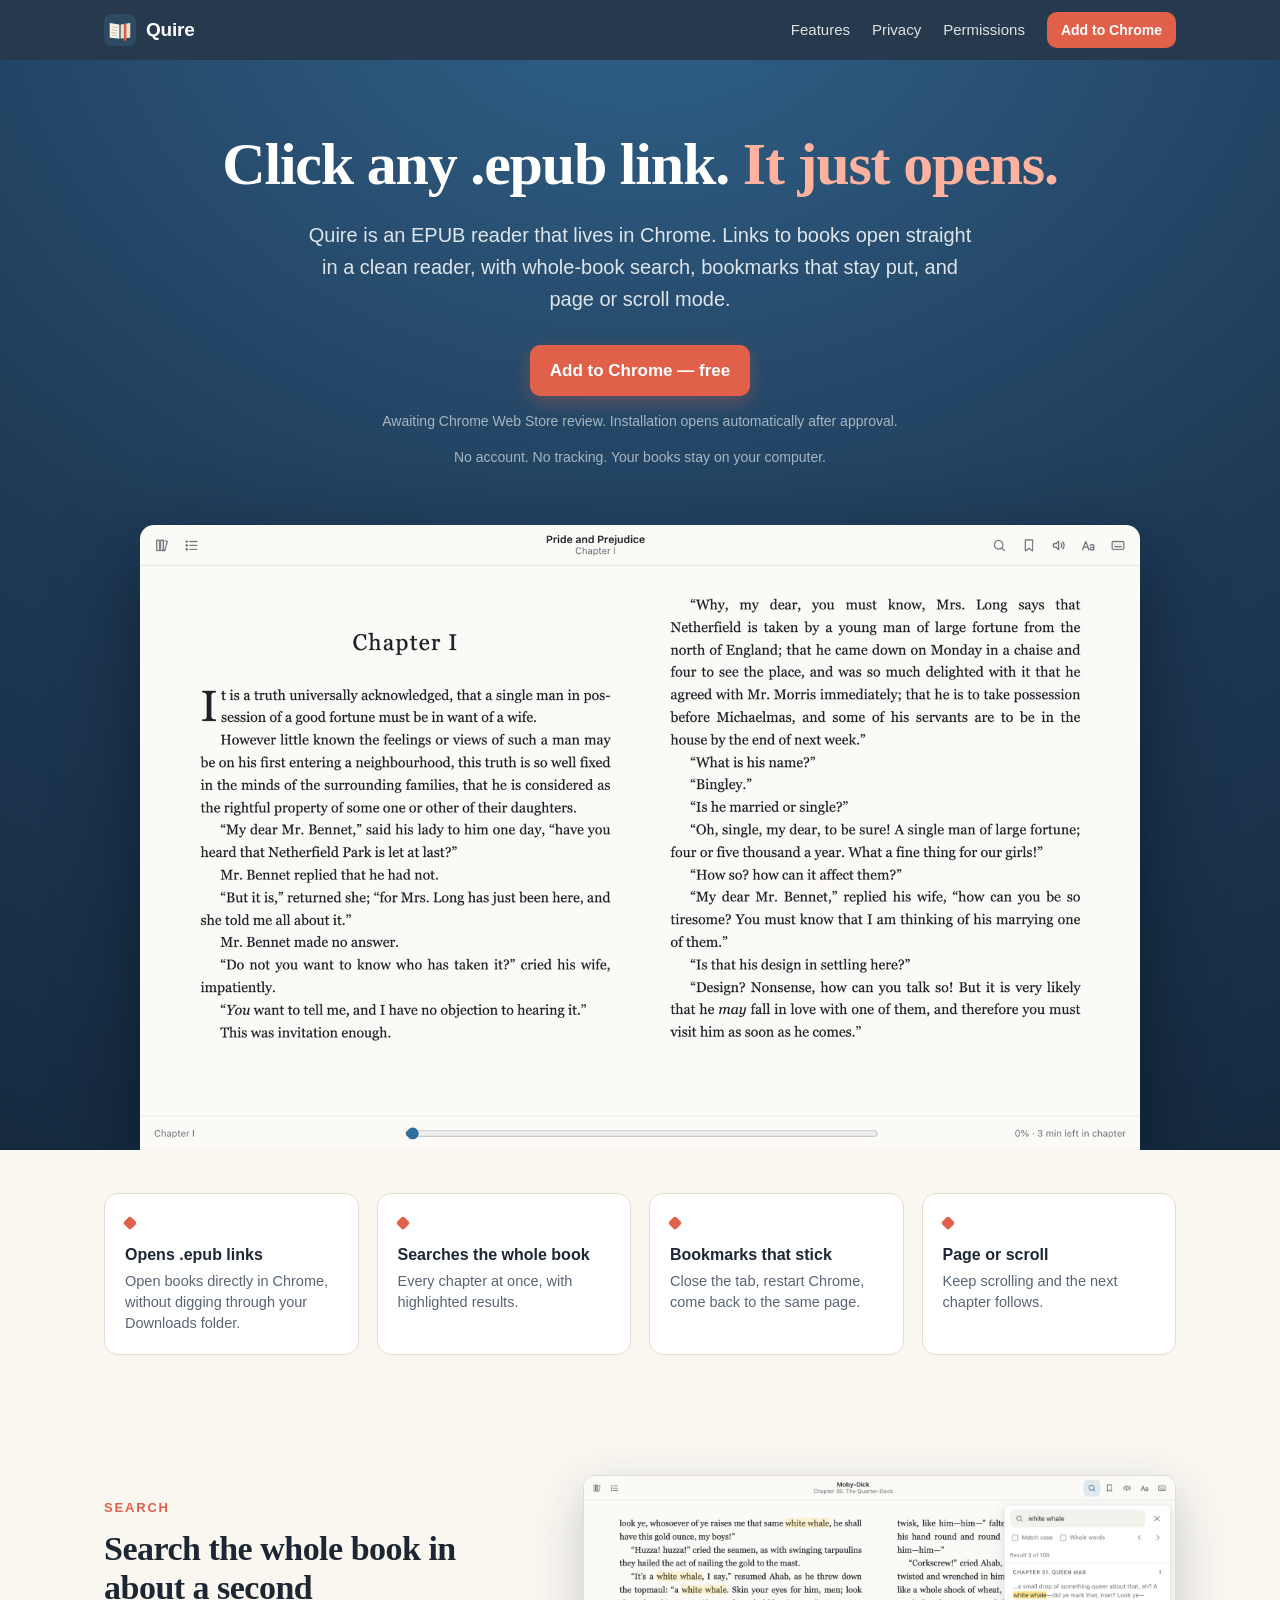
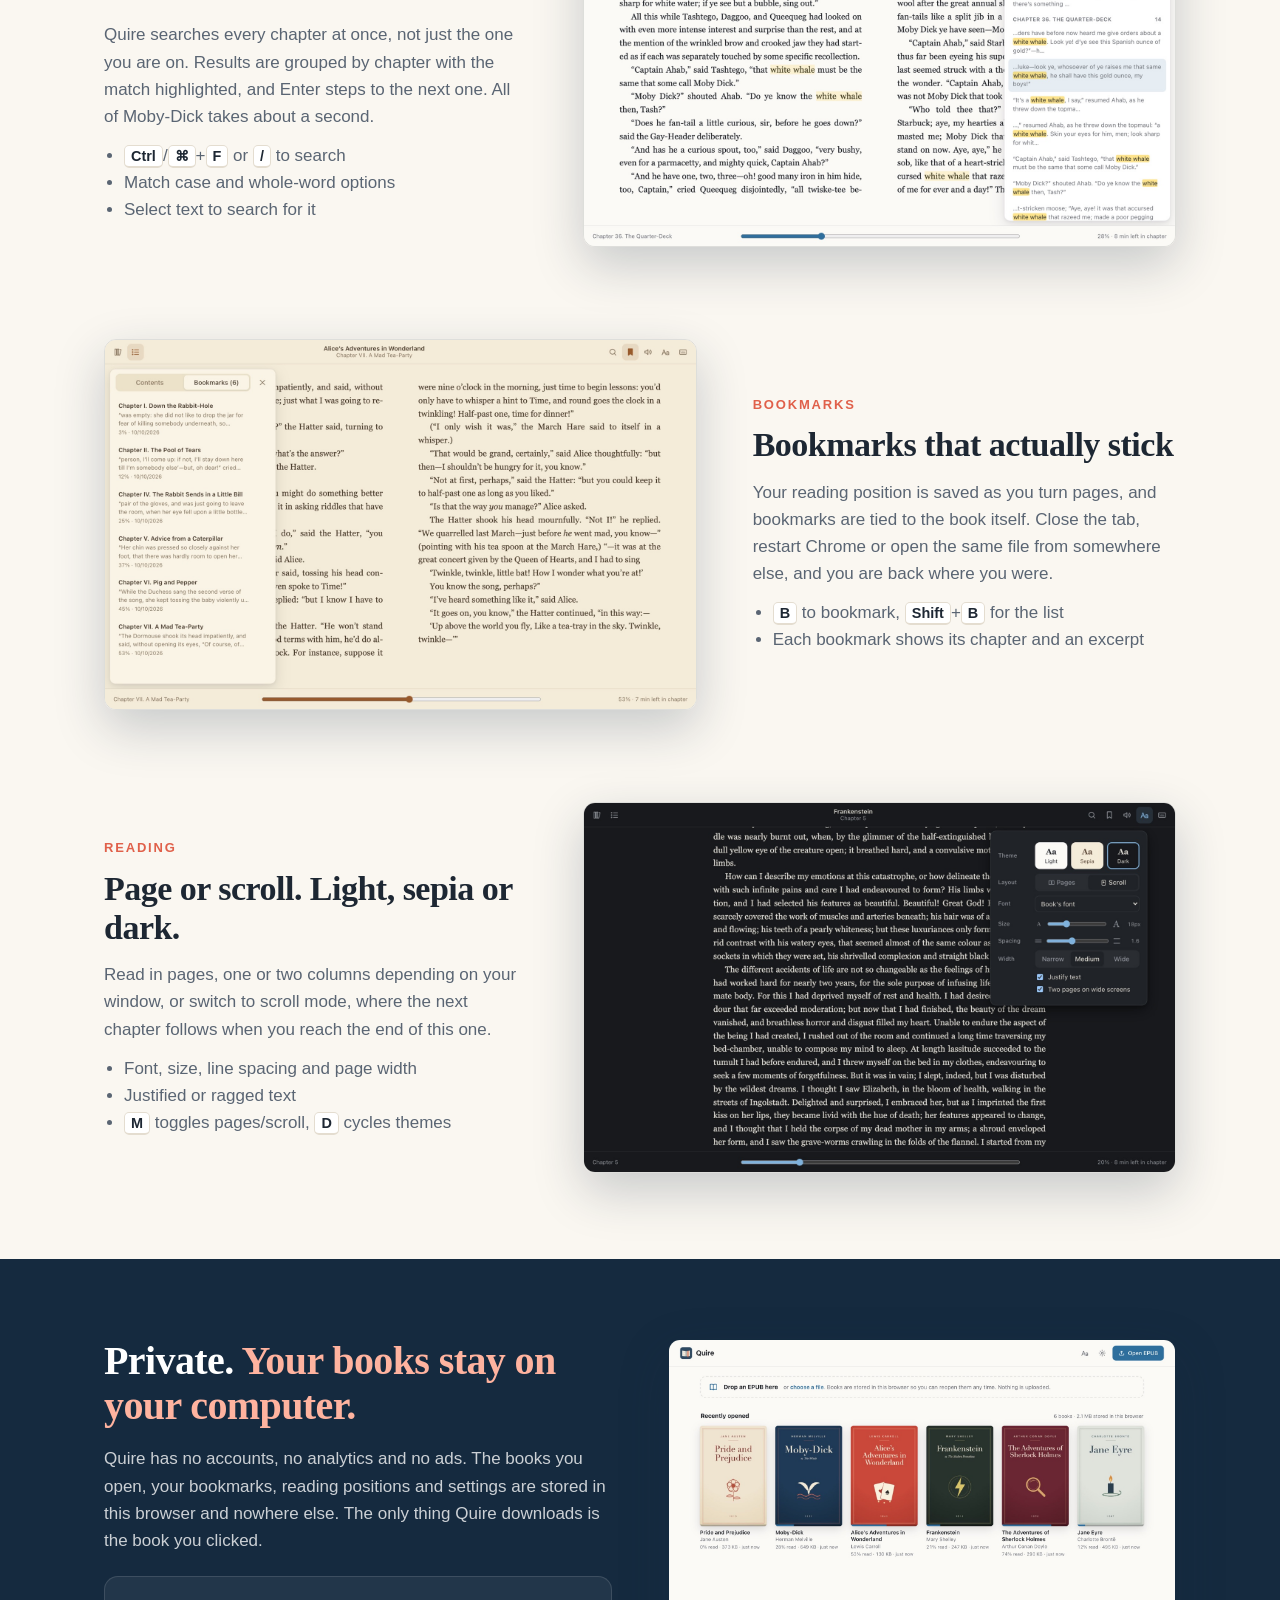
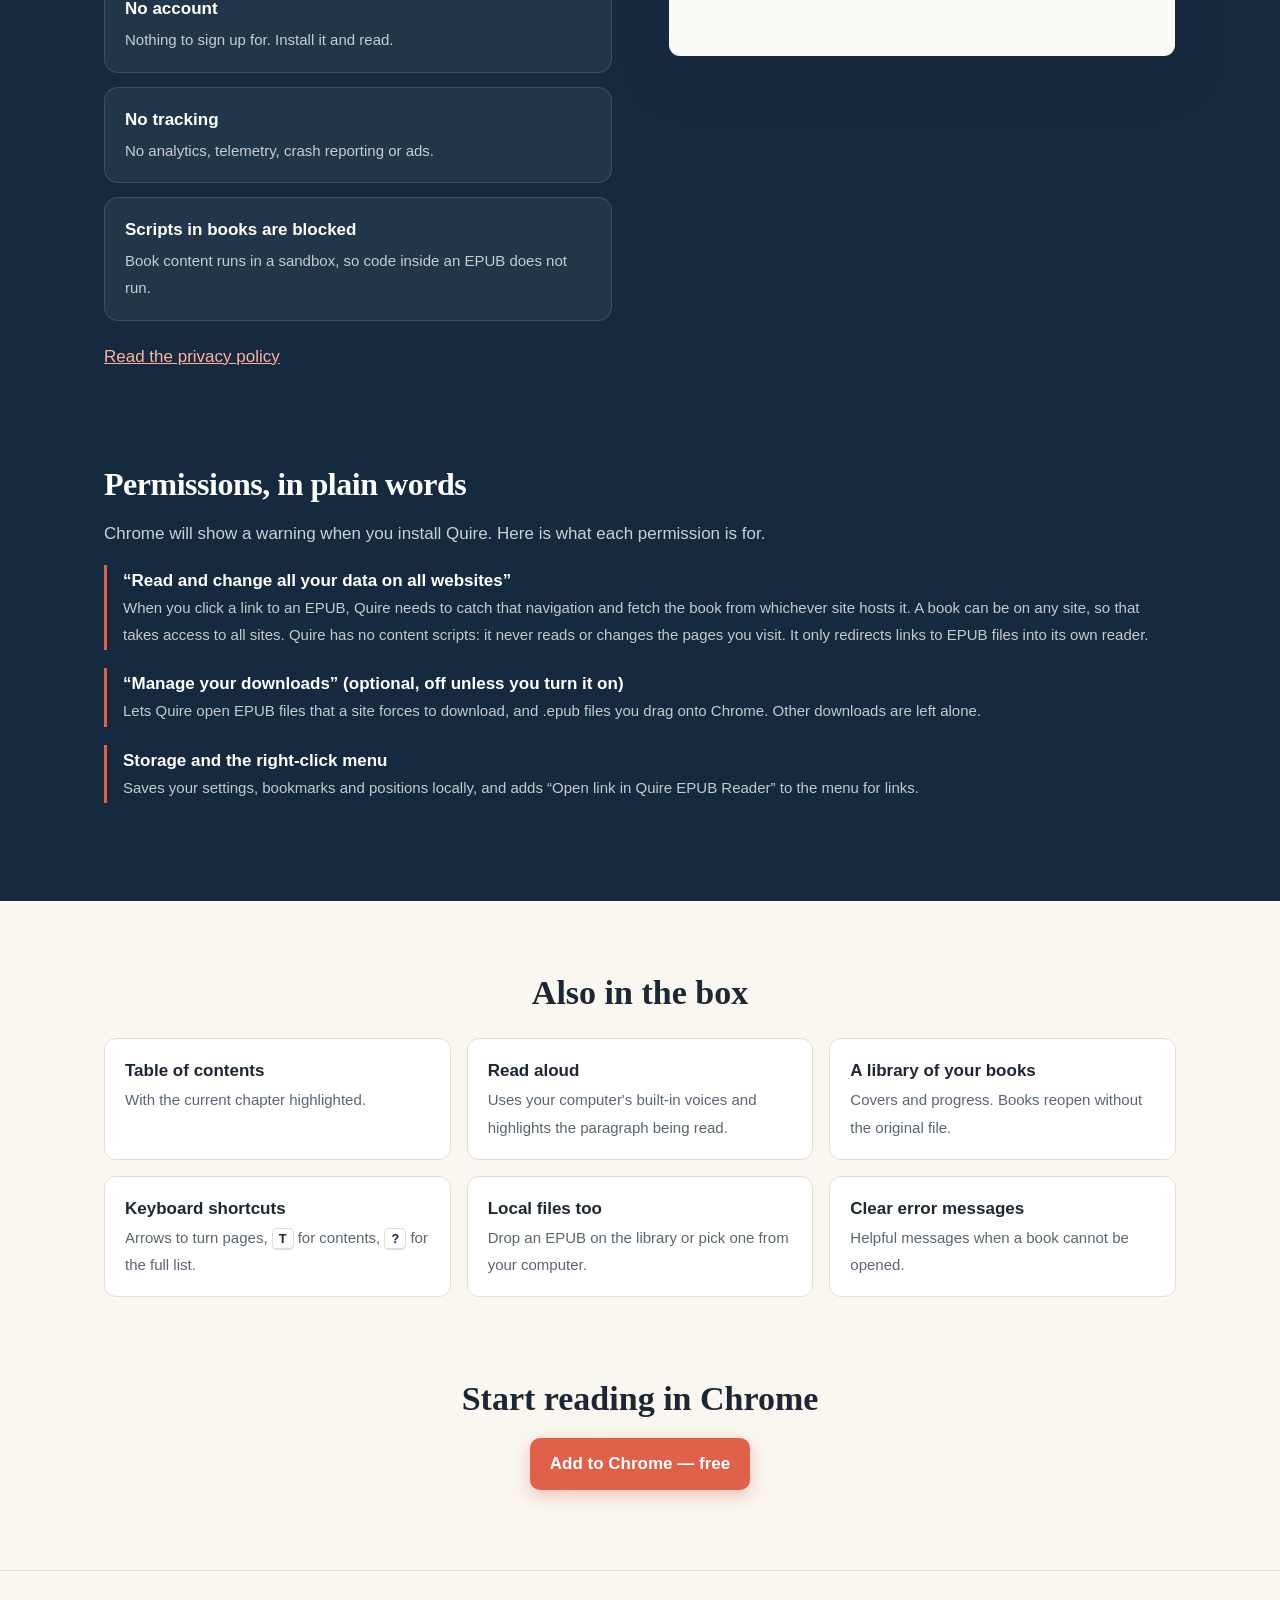
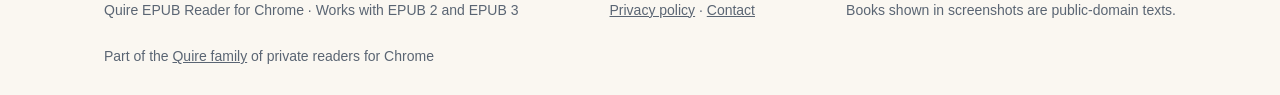
<file: index.html>
<!doctype html>
<!-- Quire landing page. Static, no trackers, no external fonts or CDNs.
     Images in img/ are produced by store/build.mjs (store/site.mjs) from the same captures as the store screenshots.
     Store links use the stable Chrome Web Store item ID. -->
<html lang="en">
<head>
<meta charset="utf-8">
<meta name="viewport" content="width=device-width,initial-scale=1">
<title>Quire – EPUB Reader for Chrome</title>
<meta name="description" content="Open .epub links straight in Chrome. Search the whole book, bookmarks that stick, page or scroll mode, light, sepia and dark themes. Private: no tracking.">
<meta property="og:title" content="Quire – EPUB Reader for Chrome">
<meta property="og:description" content="Click an .epub link and start reading. Whole-book search, bookmarks that stick, page or scroll. No tracking.">
<meta property="og:image" content="https://dzoba.github.io/quire-epub-reader/img/marquee-1400x560.png">
<meta property="og:type" content="website">
<meta name="twitter:card" content="summary_large_image">
<link rel="icon" href="img/icon32.png">
<link rel="stylesheet" href="style.css">
</head>
<body>

<header class="top"><div class="wrap">
  <a class="brand" href="#"><img src="img/icon128.png" alt="" width="32" height="32">Quire</a>
  <nav><a href="#features">Features</a><a href="#privacy">Privacy</a><a href="#permissions">Permissions</a>
    <a class="btn small" href="https://chromewebstore.google.com/detail/quire-epub-reader/hmmmkjpnabogmjppmiijimllmkpghkkf">Add to Chrome</a></nav>
</div></header>

<section class="hero">
  <div class="wrap">
    <h1>Click any .epub link. <em>It just opens.</em></h1>
    <p class="lede">Quire is an EPUB reader that lives in Chrome. Links to books open straight in a clean reader,
      with whole-book search, bookmarks that stay put, and page or scroll mode.</p>
    <a class="btn" href="https://chromewebstore.google.com/detail/quire-epub-reader/hmmmkjpnabogmjppmiijimllmkpghkkf">Add to Chrome — free</a>
    <div class="note">Awaiting Chrome Web Store review. Installation opens automatically after approval.</div>
    <div class="note">No account. No tracking. Your books stay on your computer.</div>
  </div>
  <img class="shot" src="img/light-spread.jpg" width="1600" height="1000"
    alt="Pride and Prejudice open in Quire as a two-page spread, after clicking a link to pride-and-prejudice.epub">
</section>

<div class="fixes">
  <div class="fix"><i></i><b>Opens .epub links</b><span>Open books directly in Chrome, without digging through your Downloads folder.</span></div>
  <div class="fix"><i></i><b>Searches the whole book</b><span>Every chapter at once, with highlighted results.</span></div>
  <div class="fix"><i></i><b>Bookmarks that stick</b><span>Close the tab, restart Chrome, come back to the same page.</span></div>
  <div class="fix"><i></i><b>Page or scroll</b><span>Keep scrolling and the next chapter follows.</span></div>
</div>

<section class="features" id="features"><div class="wrap">
  <div class="row">
    <div class="copy">
      <div class="eyebrow">Search</div>
      <h2>Search the whole book in about a second</h2>
      <p>Quire searches every chapter at once, not just the one you are on. Results are grouped by chapter with the match
        highlighted, and Enter steps to the next one. All of Moby-Dick takes about a second.</p>
      <ul><li><kbd>Ctrl</kbd>/<kbd>⌘</kbd>+<kbd>F</kbd> or <kbd>/</kbd> to search</li><li>Match case and whole-word options</li><li>Select text to search for it</li></ul>
    </div>
    <img src="img/search.jpg" width="1600" height="1000" loading="lazy"
      alt="Searching Moby-Dick for “white whale”: 108 results grouped by chapter, highlighted on the page">
  </div>
  <div class="row">
    <div class="copy">
      <div class="eyebrow">Bookmarks</div>
      <h2>Bookmarks that actually stick</h2>
      <p>Your reading position is saved as you turn pages, and bookmarks are tied to the book itself. Close the tab,
        restart Chrome or open the same file from somewhere else, and you are back where you were.</p>
      <ul><li><kbd>B</kbd> to bookmark, <kbd>Shift</kbd>+<kbd>B</kbd> for the list</li><li>Each bookmark shows its chapter and an excerpt</li></ul>
    </div>
    <img src="img/bookmarks-sepia.jpg" width="1600" height="1000" loading="lazy"
      alt="Alice's Adventures in Wonderland in the sepia theme with a list of six bookmarks">
  </div>
  <div class="row">
    <div class="copy">
      <div class="eyebrow">Reading</div>
      <h2>Page or scroll. Light, sepia or dark.</h2>
      <p>Read in pages, one or two columns depending on your window, or switch to scroll mode, where the next chapter
        follows when you reach the end of this one.</p>
      <ul><li>Font, size, line spacing and page width</li><li>Justified or ragged text</li><li><kbd>M</kbd> toggles pages/scroll, <kbd>D</kbd> cycles themes</li></ul>
    </div>
    <img src="img/dark-scroll-settings.jpg" width="1600" height="1000" loading="lazy"
      alt="Frankenstein in the dark theme and scroll mode with the appearance panel open">
  </div>
</div></section>

<section class="dark" id="privacy"><div class="wrap cols">
  <div>
    <h2>Private. <em>Your books stay on your computer.</em></h2>
    <p>Quire has no accounts, no analytics and no ads. The books you open, your bookmarks, reading positions and settings
      are stored in this browser and nowhere else. The only thing Quire downloads is the book you clicked.</p>
    <div class="cards">
      <div class="card"><b>No account</b><span>Nothing to sign up for. Install it and read.</span></div>
      <div class="card"><b>No tracking</b><span>No analytics, telemetry, crash reporting or ads.</span></div>
      <div class="card"><b>Scripts in books are blocked</b><span>Book content runs in a sandbox, so code inside an EPUB does not run.</span></div>
    </div>
    <p style="margin-top:22px"><a href="privacy.html">Read the privacy policy</a></p>
  </div>
  <img src="img/library.jpg" width="1600" height="1000" loading="lazy" class="framed"
    alt="The Quire library with six books, their covers and reading progress, stored in this browser">
</div></section>

<section class="dark" id="permissions" style="padding-top:0"><div class="wrap">
  <h2 style="font-size:32px">Permissions, in plain words</h2>
  <p>Chrome will show a warning when you install Quire. Here is what each permission is for.</p>
  <div class="perm"><b><q>Read and change all your data on all websites</q></b>
    <span>When you click a link to an EPUB, Quire needs to catch that navigation and fetch the book from whichever site
      hosts it. A book can be on any site, so that takes access to all sites. Quire has no content scripts: it never reads or
      changes the pages you visit. It only redirects links to EPUB files into its own reader.</span></div>
  <div class="perm"><b><q>Manage your downloads</q> (optional, off unless you turn it on)</b>
    <span>Lets Quire open EPUB files that a site forces to download, and .epub files you drag onto Chrome. Other
      downloads are left alone.</span></div>
  <div class="perm"><b>Storage and the right-click menu</b>
    <span>Saves your settings, bookmarks and positions locally, and adds “Open link in Quire EPUB Reader” to the
      menu for links.</span></div>
</div></section>

<section class="more"><div class="wrap">
  <h2>Also in the box</h2>
  <div class="grid">
    <div><b>Table of contents</b><span>With the current chapter highlighted.</span></div>
    <div><b>Read aloud</b><span>Uses your computer's built-in voices and highlights the paragraph being read.</span></div>
    <div><b>A library of your books</b><span>Covers and progress. Books reopen without the original file.</span></div>
    <div><b>Keyboard shortcuts</b><span>Arrows to turn pages, <kbd>T</kbd> for contents, <kbd>?</kbd> for the full list.</span></div>
    <div><b>Local files too</b><span>Drop an EPUB on the library or pick one from your computer.</span></div>
    <div><b>Clear error messages</b><span>Helpful messages when a book cannot be opened.</span></div>
  </div>
</div></section>

<section class="cta"><div class="wrap">
  <h2>Start reading in Chrome</h2>
  <a class="btn" href="https://chromewebstore.google.com/detail/quire-epub-reader/hmmmkjpnabogmjppmiijimllmkpghkkf">Add to Chrome — free</a>
</div></section>

<footer class="foot"><div class="wrap">
  <span>Quire EPUB Reader for Chrome · Works with EPUB 2 and EPUB 3</span>
  <span><a href="privacy.html">Privacy policy</a> · <a href="https://github.com/dzoba/quire-epub-reader/issues">Contact</a></span>
  <span>Books shown in screenshots are public-domain texts.</span>
  <span>Part of the <a href="https://quireapps.com/">Quire family</a> of private readers for Chrome</span>
</div></footer>

</body>
</html>
</file>
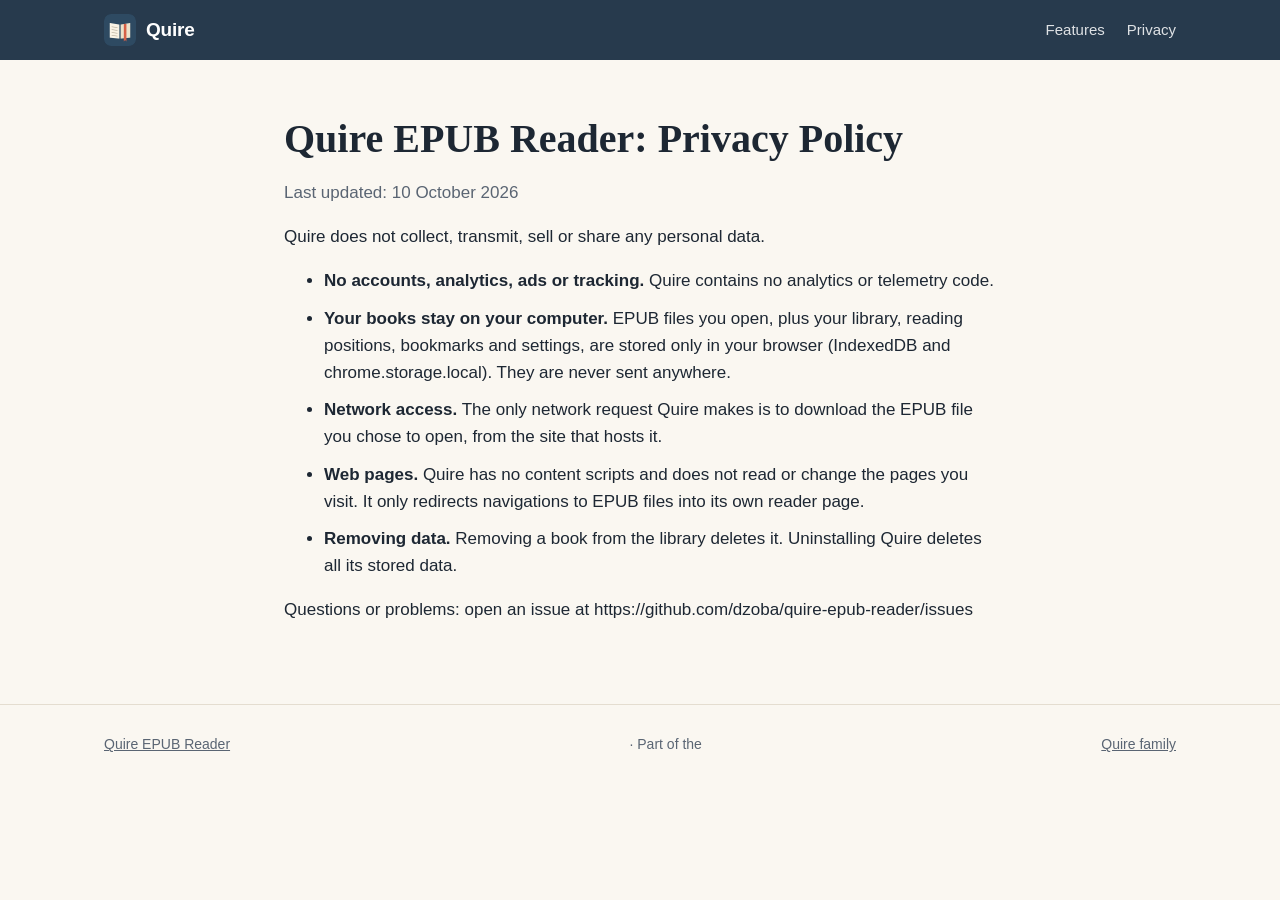
<file: privacy.html>
<!doctype html>
<!-- Generated by store/site.mjs from store/PRIVACY.md. Edit that file, not this one. -->
<html lang="en"><head><meta charset="utf-8"><meta name="viewport" content="width=device-width,initial-scale=1">
<title>Privacy policy · Quire EPUB Reader</title>
<meta name="description" content="Quire does not collect, transmit, sell or share any personal data.">
<link rel="icon" href="img/icon32.png"><link rel="stylesheet" href="style.css"></head>
<body class="doc">
<header class="top"><div class="wrap"><a class="brand" href="index.html"><img src="img/icon128.png" alt="" width="32" height="32">Quire</a>
<nav><a href="index.html#features">Features</a><a href="index.html#privacy">Privacy</a></nav></div></header>
<main class="wrap prose">
<h1>Quire EPUB Reader: Privacy Policy</h1>
<p>Last updated: 10 October 2026</p>
<p>Quire does not collect, transmit, sell or share any personal data.</p>
<ul>
<li><strong>No accounts, analytics, ads or tracking.</strong> Quire contains no analytics or telemetry code.</li>
<li><strong>Your books stay on your computer.</strong> EPUB files you open, plus your library, reading positions, bookmarks and settings, are stored only in your browser (IndexedDB and chrome.storage.local). They are never sent anywhere.</li>
<li><strong>Network access.</strong> The only network request Quire makes is to download the EPUB file you chose to open, from the site that hosts it.</li>
<li><strong>Web pages.</strong> Quire has no content scripts and does not read or change the pages you visit. It only redirects navigations to EPUB files into its own reader page.</li>
<li><strong>Removing data.</strong> Removing a book from the library deletes it. Uninstalling Quire deletes all its stored data.</li>
</ul>
<p>Questions or problems: open an issue at https://github.com/dzoba/quire-epub-reader/issues</p>
</main>
<footer class="foot"><div class="wrap"><a href="index.html">Quire EPUB Reader</a> · Part of the <a href="https://quireapps.com/">Quire family</a></div></footer>
</body></html>
</file>
<file: style.css>
/* Quire landing page. System fonts only; no external requests. */
:root{
  --navy:#1f3a56;--navy-deep:#152a3f;--blue:#2f6a8f;--ribbon:#e0604a;--peach:#ffb39f;
  --paper:#faf7f1;--cream:#f3ecdf;--ink:#1d2733;--muted:#5a6573;--line:#e4ddd0;
  --serif:ui-serif,"New York","Iowan Old Style",Georgia,serif;
  --sans:-apple-system,BlinkMacSystemFont,"Segoe UI",Roboto,"Helvetica Neue",Arial,sans-serif;
}
*{box-sizing:border-box}
html{scroll-behavior:smooth}
body{margin:0;background:var(--paper);color:var(--ink);font:17px/1.6 var(--sans);-webkit-font-smoothing:antialiased}
img{max-width:100%;height:auto;display:block}
a{color:var(--blue)}
.wrap{max-width:1120px;margin:0 auto;padding:0 24px}

/* top bar */
.top{position:sticky;top:0;z-index:5;background:rgba(21,42,63,.92);backdrop-filter:blur(10px);color:#fff}
.top .wrap{display:flex;align-items:center;justify-content:space-between;height:60px}
.brand{display:flex;align-items:center;gap:10px;color:#fff;text-decoration:none;font-weight:700;font-size:19px;letter-spacing:-.01em}
.brand img{border-radius:22%}
.top nav{display:flex;gap:22px;align-items:center}
.top nav a{color:rgba(255,255,255,.85);text-decoration:none;font-size:15px}
.top nav a:hover{color:#fff}
.btn{display:inline-flex;align-items:center;gap:10px;background:var(--ribbon);color:#fff !important;text-decoration:none;
  font-weight:600;border-radius:10px;padding:12px 20px;box-shadow:0 6px 18px rgba(224,96,74,.35)}
.btn:hover{background:#d0503b}
.btn.small{padding:7px 14px;font-size:14px;box-shadow:none}

/* hero */
.hero{background:radial-gradient(130% 120% at 50% -10%,#30628a 0%,var(--navy) 55%,var(--navy-deep) 100%);color:#fff;
  padding:72px 0 0;overflow:hidden;text-align:center}
.hero h1{font:600 clamp(34px,5.2vw,60px)/1.08 var(--serif);letter-spacing:-.02em;margin:0 auto;max-width:1040px}
.hero h1 em{font-style:normal;color:var(--peach)}
.hero p.lede{font-size:20px;color:rgba(255,255,255,.85);max-width:680px;margin:22px auto 30px}
.hero .note{font-size:14px;color:rgba(255,255,255,.6);margin-top:14px}
.hero .shot{margin:56px auto 0;width:calc(100% - 48px);max-width:1000px;border-radius:14px 14px 0 0;overflow:hidden;
  box-shadow:0 30px 80px rgba(4,14,26,.55)}

/* fixes strip */
.fixes{display:grid;grid-template-columns:repeat(4,1fr);gap:18px;margin:-1px auto 0;padding:44px 24px;max-width:1120px}
.fix{background:#fff;border:1px solid var(--line);border-radius:14px;padding:20px}
.fix b{display:block;font-size:16px;margin-bottom:4px}
.fix span{color:var(--muted);font-size:14.5px;line-height:1.45;display:block}
.fix i{display:block;width:10px;height:10px;transform:rotate(45deg);background:var(--ribbon);border-radius:2px;margin:4px 0 14px}

/* feature rows */
section.features{padding:30px 0 40px}
.row{display:grid;grid-template-columns:5fr 7fr;gap:56px;align-items:center;padding:46px 0}
.row:nth-child(even){grid-template-columns:7fr 5fr}
.row:nth-child(even) .copy{order:2}
.row h2{font:600 34px/1.15 var(--serif);letter-spacing:-.015em;margin:0 0 14px}
.row p{color:var(--muted);margin:0 0 12px}
.row ul{margin:12px 0 0;padding-left:20px;color:var(--muted)}
.row img,img.framed{border-radius:12px;border:1px solid rgba(21,42,63,.12);box-shadow:0 18px 50px rgba(21,42,63,.22)}
kbd{font:600 .85em/1 var(--sans);background:#fff;border:1px solid var(--line);border-bottom-width:2px;border-radius:5px;padding:2px 6px;color:var(--ink)}
.eyebrow{font-size:13px;font-weight:700;letter-spacing:.14em;text-transform:uppercase;color:var(--ribbon);margin-bottom:10px}

/* privacy + permissions */
.dark{background:var(--navy-deep);color:#fff;padding:80px 0}
.dark h2{font:600 40px/1.12 var(--serif);margin:0 0 16px;letter-spacing:-.015em}
.dark h2 em{font-style:normal;color:var(--peach)}
.dark p{color:rgba(255,255,255,.78)}
.dark a{color:var(--peach)}
.cols{display:grid;grid-template-columns:1fr 1fr;gap:56px;align-items:start}
.cards{display:grid;gap:14px;margin-top:22px}
.card{background:rgba(255,255,255,.06);border:1px solid rgba(255,255,255,.12);border-radius:14px;padding:18px 20px}
.card b{display:block;margin-bottom:4px}
.card span{color:rgba(255,255,255,.75);font-size:15px}
.perm{border-left:3px solid var(--ribbon);padding:2px 0 2px 16px;margin:18px 0}
.perm b{display:block}
.perm span{color:rgba(255,255,255,.75);font-size:15px}
.perm q{font-style:normal;color:#fff}

/* more */
.more{padding:72px 0}
.more h2{font:600 34px/1.15 var(--serif);margin:0 0 26px;text-align:center}
.grid{display:grid;grid-template-columns:repeat(3,1fr);gap:16px}
.grid div{background:#fff;border:1px solid var(--line);border-radius:12px;padding:18px 20px}
.grid b{display:block;margin-bottom:2px}
.grid span{color:var(--muted);font-size:15px}
.cta{text-align:center;padding:10px 0 80px}
.cta h2{font:600 34px/1.15 var(--serif);margin:0 0 20px}

.foot{border-top:1px solid var(--line);padding:28px 0;color:var(--muted);font-size:14px}
.foot .wrap{display:flex;gap:24px;flex-wrap:wrap;justify-content:space-between}
.foot a{color:var(--muted)}

/* privacy page */
.doc .prose{max-width:760px;padding-top:56px;padding-bottom:64px}
.prose h1{font:600 40px/1.15 var(--serif);margin:0 0 8px}
.prose p:first-of-type{color:var(--muted)}
.prose li{margin:10px 0}

@media (max-width:900px){
  .fixes{grid-template-columns:1fr 1fr}
  .row,.row:nth-child(even),.cols{grid-template-columns:1fr;gap:26px}
  .row:nth-child(even) .copy{order:0}
  .grid{grid-template-columns:1fr}
  .top nav a:not(.btn){display:none}
}
@media (max-width:520px){.fixes{grid-template-columns:1fr}}
</file>
